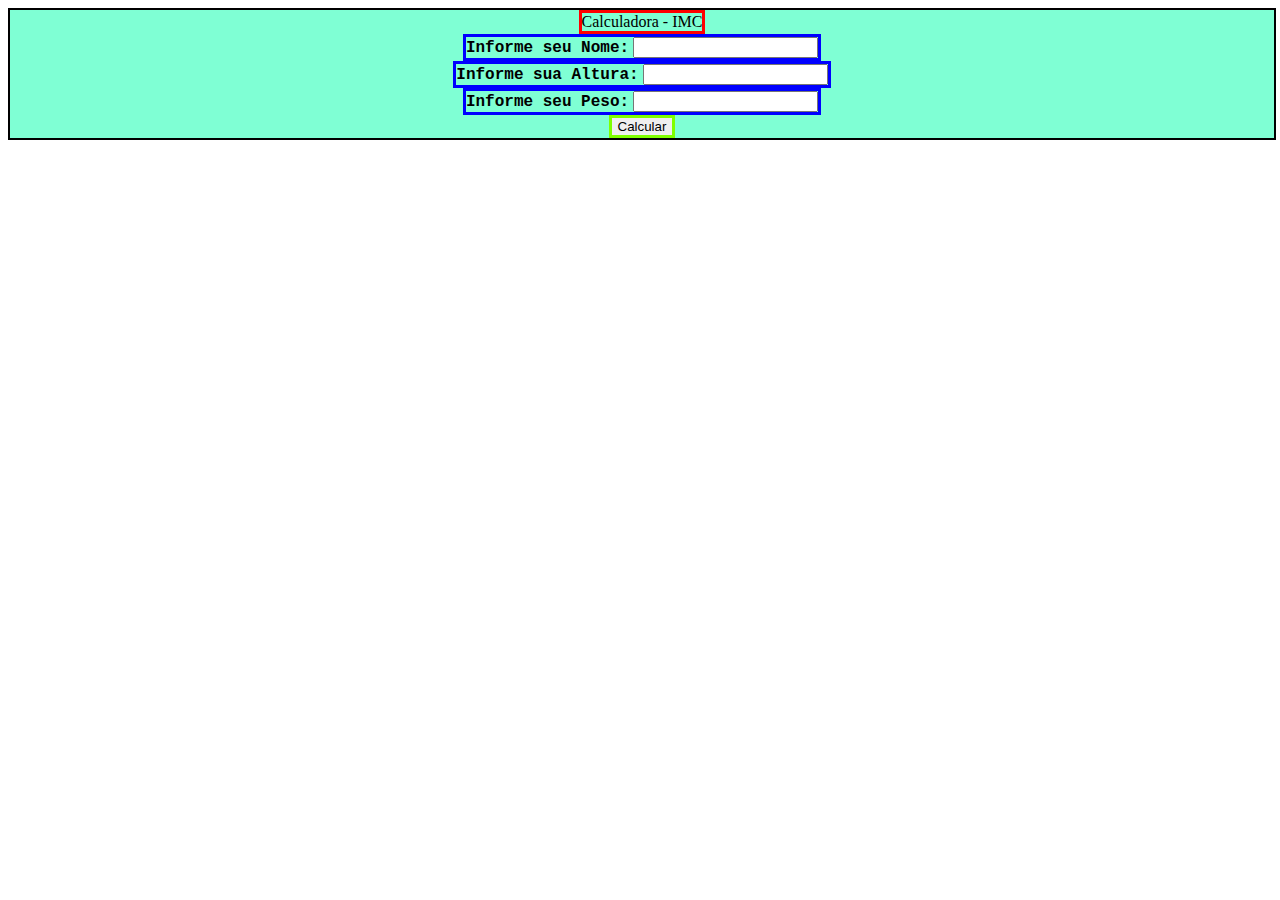
<file: calculadora IMC/index.html>
<!DOCTYPE html>
<html lang="pt-br">
<head>
    <meta charset="UTF-8">
    <meta http-equiv="X-UA-Compatible" content="IE=edge">
    <meta name="viewport" content="width=device-width, initial-scale=1.0">
    <title>Calculadora IMC</title>
    <script src="script.js"></script>
    <link rel="stylesheet" href="style.css">
</head>
<body>
    <main>
        <div class="container">
            <div class="titulo"> Calculadora - IMC</div>
            <div class="input">
                <label>Informe seu Nome:</label>
                <input type="text" id="nome">
            </div>
            <div class="input">
                <label>Informe sua Altura:</label>
                <input type="number" id="altura">
            </div>
            <div class="input">
                <label>Informe seu Peso:</label>
                <input type="number" id="peso">
            </div>
            <button id="calcular">Calcular</button>

            <div class="result" id="resultado"></div>
        </div>
    </main>
</body>
</html>
</file>
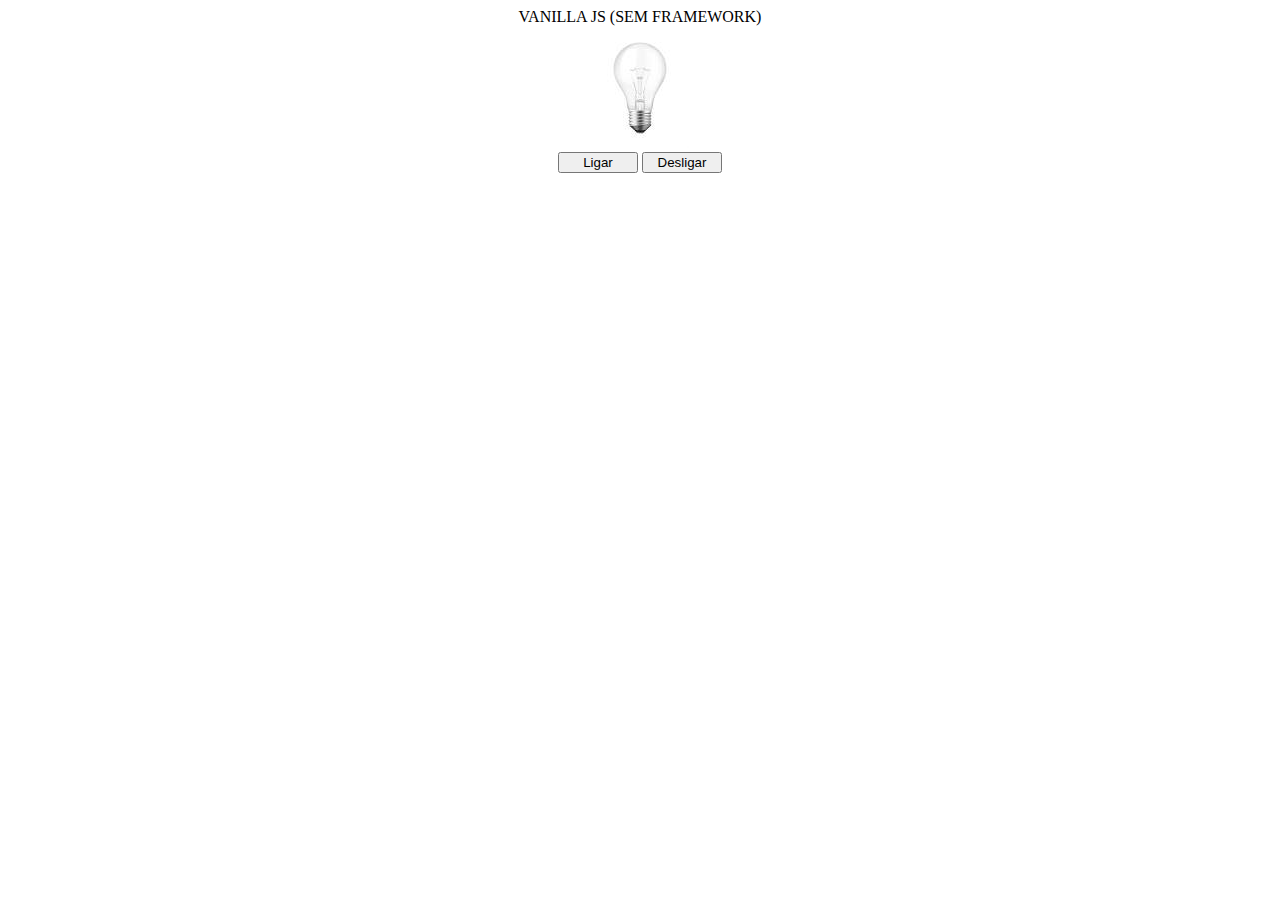
<file: lampada/index.html>
<!DOCTYPE html>
<html lang="pt-br">
<head>
    <meta charset="UTF-8">
    <meta http-equiv="X-UA-Compatible" content="IE=edge">
    <meta name="viewport" content="width=device-width, initial-scale=1.0">
    <title>Brilha mulke</title>
    <link rel="stylesheet" href="style.css">
</head>
<body>
    <main>
        <header>VANILLA JS (SEM FRAMEWORK)</header>
        <div>
            <img src="img/desligada3.jfif" alt="lampada" id="lamp">
        </div>
        <div>
            <button id="turnOn">Ligar</button>
            <button id="turnOff">Desligar</button>
        </div>
    </main>
    <script src="./lampada.js"></script>
</body>
</html>
</file>
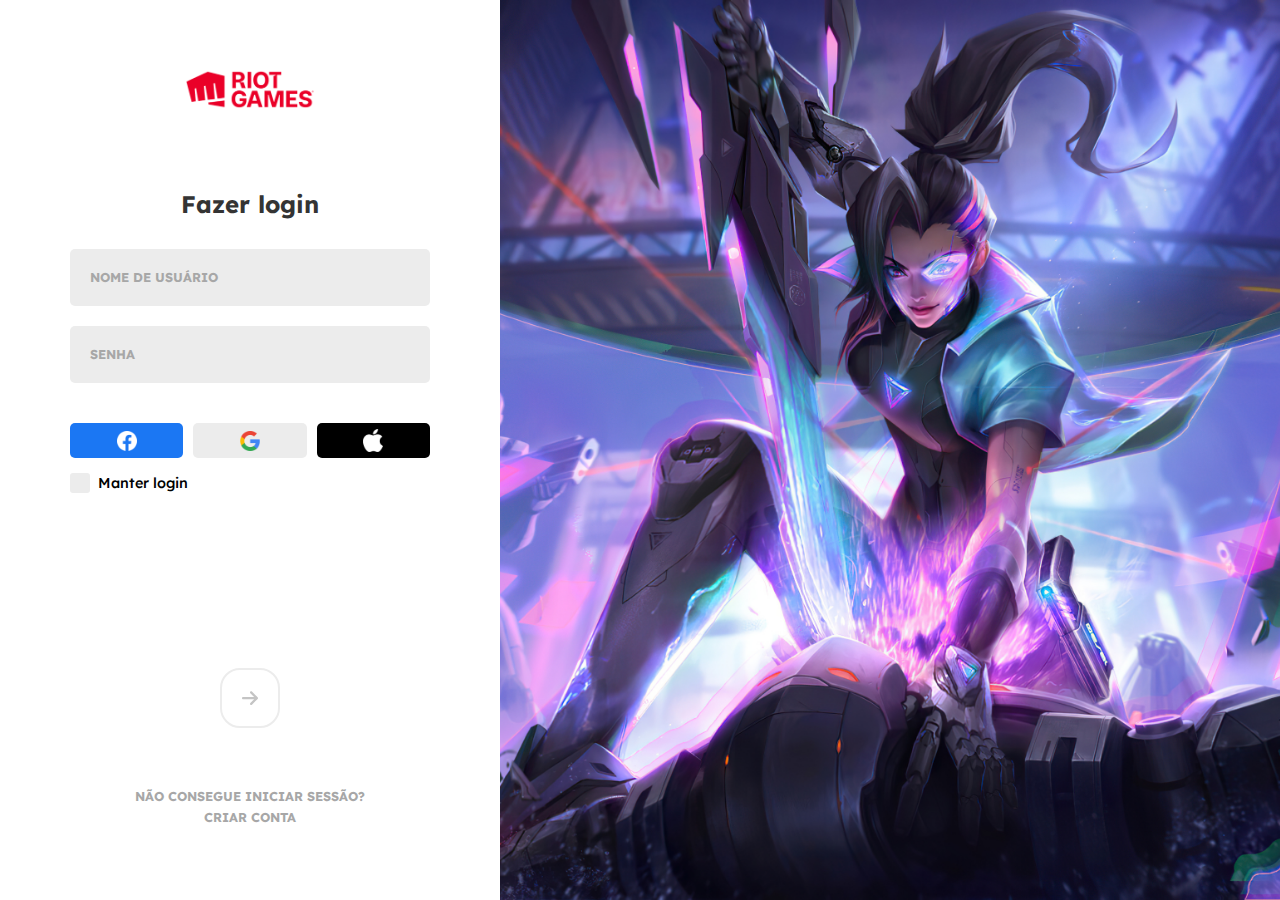
<file: Projeto Client LOL/index.html>
<!DOCTYPE html>
<html lang="pt-br">
<head>
    <meta charset="UTF-8">
    <meta http-equiv="X-UA-Compatible" content="IE=edge">
    <meta name="viewport" content="width=device-width, initial-scale=1.0">
    <title>Client LOL</title>
    <script src="script.js" defer></script> <!--Defer faz a diferença, pois ele “adia” algo, que no caso se refere a execução do script.-->
    <link rel="stylesheet" href="style.css">
    <link rel="shortcut icon" href="favicon.ico" type="image/x-icon">
</head>
<body>
    <main>
        <section class="login">
    
          <div class="wrapper">
            <img src="extras/logo.png" class="login__logo">
    
            <h1 class="login__title">Fazer login</h1>
        
            <label class="login__label">               <!--Label é como uma legenda-->
              <span>nome de usuário</span>
              <input type="text" name="username" class="input">
            </label>
      
            <label class="login__label">
              <span>senha</span>
              <input type="password" name="password" class="input">
            </label>
      
            <div class="login__icons">
              <button type="button" class="icons__button">
                <img src="extras/facebook-icon.png" alt="facebok">
              </button>
      
              <button type="button" class="icons__button">
                <img src="extras/google-icon.png" alt="Google">
              </button>
      
              <button type="button" class="icons__button">
                <img src="extras/apple-icon.png" alt="Apple">
              </button>
            </div>
      
            <label class="login__label--checkbox">
              <input type="checkbox" class="input--checkbox">
              Manter login
            </label>
          </div>
    
          <div class="wrapper">
            <button type="button" class="login__button" disabled>
              <svg xmlns="http://www.w3.org/2000/svg" viewBox="0 0 448 512">
                <path d="M438.6 278.6l-160 160C272.4 444.9 264.2 448 256 448s-16.38-3.125-22.62-9.375c-12.5-12.5-12.5-32.75 0-45.25L338.8 288H32C14.33 288 .0016 273.7 .0016 256S14.33 224 32 224h306.8l-105.4-105.4c-12.5-12.5-12.5-32.75 0-45.25s32.75-12.5 45.25 0l160 160C451.1 245.9 451.1 266.1 438.6 278.6z"/>
              </svg>
            </button>
      
            <a href="#" class="login__link">não consegue iniciar sessão?</a>
            <a href="#" class="login__link">criar conta</a>
          </div>
    
        </section>
    
        <section class="wallpaper"></section>
      </main>
    
</body>
</html>
</file>
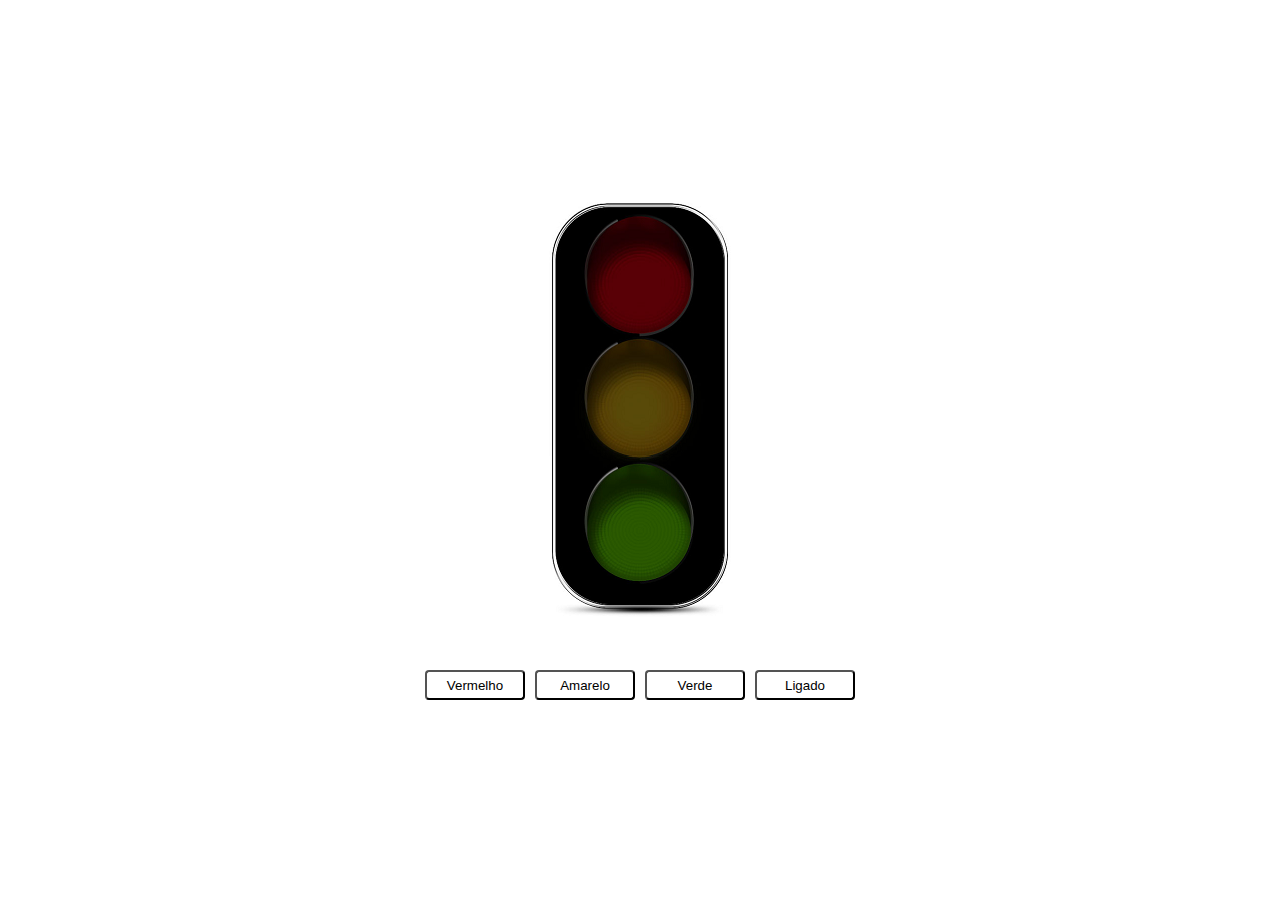
<file: Semaforo/index.html>
<!DOCTYPE html>
<html lang="pt-br">
<head>
    <meta charset="UTF-8">
    <meta http-equiv="X-UA-Compatible" content="IE=edge">
    <meta name="viewport" content="width=device-width, initial-scale=1.0">
    <title>Semaforo</title>
    <link rel="stylesheet" href="style.css">
</head>
<body>
    <main>
        <div class="container">
            <img src="img/desligado.png" alt="" id="img">
            
        </div>
        <div id="buttons">
            <button id="red" class="button">Vermelho</button>
            <button id="yellow" class="button">Amarelo</button>
            <button id="green" class="button">Verde</button>
            <button id="automatico" class="button">Ligado</button>
        </div>
    </main> 

    <script src="script.js"></script>
</body>
</html>
</file>
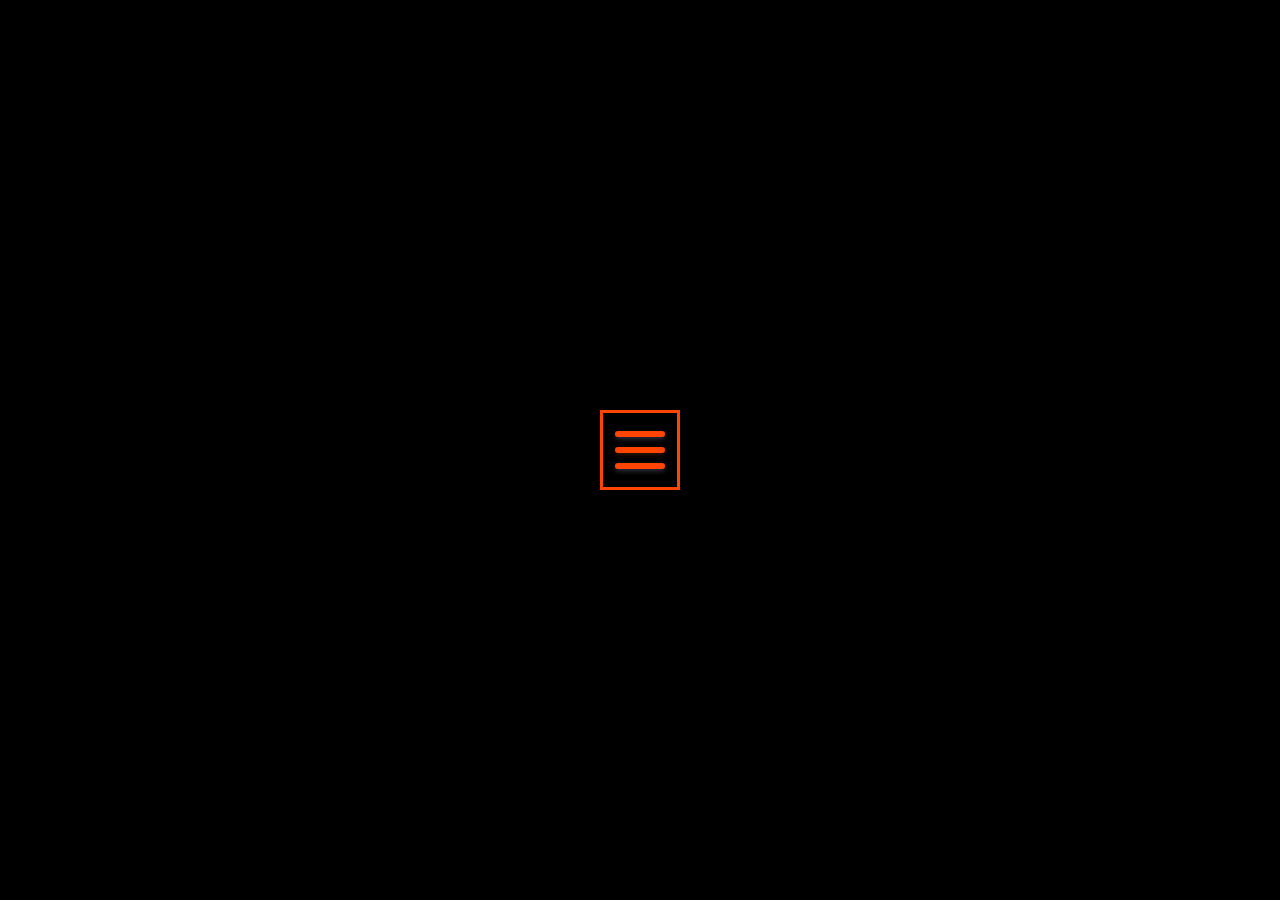
<file: animação hamburger/animação hamburger.html>
<!DOCTYPE html>
<html lang="pt-br">
<head>
    <meta charset="UTF-8">
    <meta http-equiv="X-UA-Compatible" content="IE=edge">
    <meta name="viewport" content="width=device-width, initial-scale=1.0">
    <title>Document</title>
    <link rel="stylesheet" href="style1.css">
    
</head>
<body>
    <div class="menu-btn">
      <div class="menu-btn__burger"></div>
    </div>
    <script src="hamb.js"></script>
</body>
</html>
</file>
<file: calculadora IMC/style.css>
.container {
    width: 100%;
    height: 100%;
    display: flex;
    flex-direction: column;
    align-items: center;
    justify-content: center;
    border: 2px solid black;
    background-color: aquamarine;
}

.titulo {
    border: 3px solid red;
}

.input {
    border: 3px solid blue;
}

label {
    font-family: 'Courier New', Courier, monospace;
    font-size: medium;
    font-weight: bolder;
}

button {
    border: 3px solid chartreuse;
}

.result {
    background-color: crimson;
}
</file>
<file: lampada/style.css>
header, main {
    display: flex;
    flex-direction: column;
    align-items: center;
    justify-content: center;
}

button{
    width: 80px;
}
</file>
<file: Projeto Client LOL/style.css>
@import url('https://fonts.googleapis.com/css2?family=Lexend+Deca:wght@300;400;500;600;700&display=swap');

* {
  margin: 0;
  padding: 0;
  box-sizing: border-box;
  font-family: 'Lexend Deca', sans-serif;
}

:root {
  --white: #FFF;
  --whitesmoke: #F9F9F9;
  --light-grey: #ECECEC;
  --grey: #C4C4C4;
  --medium-grey: #A7A7A7;
  --deep-grey: #343434;
  --black: #000000;
  --blue: #1B77F3;
  --red: #CF3C3F;
}

main {
  display: flex;
}

.login {
  display: flex;
  flex-direction: column;
  align-items: center;
  justify-content: space-between;
  width: 100%;
  max-width: 500px;
  min-height: 100vh;
  padding: clamp(35px, 8%, 70px);
}

.wrapper {
  width: 100%;
  display: flex;
  flex-direction: column;
  align-items: center;
  justify-content: center;
}

.login__logo {
  width: 130px;
  margin-bottom: 80px;
}

.login__title {
  color: var(--deep-grey);
  font-size: 1.5em;
  margin-bottom: 30px;
}

.login__label {
  display: block;
  margin-bottom: 20px;
  width: 100%;
}

.input {
  width: 100%;
  background-color: var(--light-grey);
  border: 2px solid rgba(0, 0, 0, 0);
  border-radius: 5px;
  outline: none;
  font-size: 0.9em;
  padding: 25px 10px 10px;
  font-weight: 600;
  color: var(--deep-grey);
}

.login__label span {
  position: absolute;
  font-size: 0.8em;
  font-weight: 700;
  text-transform: uppercase;
  color: var(--medium-grey);
  margin: 20px;
  cursor: text;
  transition: all 200ms ease;
}

.input:focus {
  background-color: var(--whitesmoke);
  border: 2px solid var(--deep-grey);
}

.login__label .span-active {
  font-size: 0.7em;
  margin: 8px 10px;
}

.login__icons {
  display: flex;
  gap: 10px;
  width: 100%;
  margin-top: 20px;
}

.login__icons img {
  width: 20px;
}

.icons__button {
  width: 33.33%;
  display: flex;
  align-items: center;
  justify-content: center;
  height: 35px;
  border-radius: 5px;
  cursor: pointer;
  border: none;
}

.login__icons .icons__button:nth-child(1) {
  background-color: var(--blue);
}

.login__icons .icons__button:nth-child(2) {
  background-color: var(--light-grey);
}

.login__icons .icons__button:nth-child(3) {
  background-color: var(--black);
}

.login__label--checkbox {
  width: 100%;
  margin: 15px 0 50px;
  font-size: 0.9em;
  font-weight: 500;
  display: flex;
  align-items: center;
}

.input--checkbox {
  appearance: none;
  width: 20px;
  height: 20px;
  background-color: var(--light-grey);
  margin-right: 8px;
  border-radius: 3px;
}

.input--checkbox:checked {
  background-color: var(--red);
}

.input--checkbox:checked::after {
  content: "";
  display: block;
  width: 5px;
  height: 10px;
  border: 3px solid white;
  border-width: 0 3px 3px 0;
  transform: rotate(45deg);
  margin: 2px 6px;
}

.login__button {
  width: 60px;
  height: 60px;
  padding: 20px;
  display: flex;
  align-items: center;
  justify-content: center;
  background-color: var(--red);
  border-radius: 20px;
  border: none;
  cursor: pointer;
  margin-bottom: 60px;
}

.login__button svg {
  fill: white;
}

.login__button:disabled {
  cursor: auto;
  background-color: white;
  border: 2px solid var(--light-grey);
}

.login__button:disabled svg {
  fill: var(--grey)
}

.login__link {
  font-size: 0.8em;
  text-decoration: none;
  color: var(--medium-grey);
  text-transform: uppercase;
  margin-bottom: 5px;
  font-weight: 700;
}

.wallpaper {
  width: 100%;
  background-image: url('extras/wallpaper.jpg');
  background-size: cover;
  background-position: center;
  flex: 1;
}
</file>
<file: Semaforo/style.css>
*{
    margin: 0;
    padding: 0;
    box-sizing: border-box;
}

main {
    display: flex;
    height: 100vh;
    flex-direction: column;
    align-items: center;
    justify-content: center;
    gap: 5vh;
}
.button {
    height: 30px;
    width: 100px;
    border-radius: 4px;
    background-color: white;
    margin: 3px;
}

.button:hover {
    background-color: darkslategrey;
}
</file>
<file: animação hamburger/style1.css>
* {
  margin: 0;
  padding: 0;
  box-sizing: border-box;
}
body {
  background: black;
  display: flex;
  justify-content: center;
  align-items: center;
  min-height: 100vh;
}
.menu-btn {
  position: relative;
  display: flex;
  justify-content: center;
  align-items: center;
  width: 80px;
  height: 80px;
  cursor: pointer;
  transition: all .5s ease-in-out;
  border: 3px solid orangered;  /* borda da caixa */
}
.menu-btn__burger {
  width: 50px;
  height: 6px;
  background: orangered;
  border-radius: 5px;
  box-shadow: 0 2px 5px rgba(255,101,47,.2);
  transition: all .5s ease-in-out;
}
.menu-btn__burger::before,
.menu-btn__burger::after {
  content: '';
  position: absolute;
  width: 50px;
  height: 6px;
  background: orangered;
  border-radius: 5px;
  box-shadow: 0 2px 5px rgba(151, 151, 207, 0.336);
  transition: all .5s ease-in-out;
}
.menu-btn__burger::before {
  transform: translateY(-16px);
}
.menu-btn__burger::after {
  transform: translateY(16px);
}
/* ANIMATION */
.menu-btn.open .menu-btn__burger {
  transform: translateX(-50px);
  background: transparent;
  box-shadow: none;
}
.menu-btn.open .menu-btn__burger::before {
  transform: rotate(45deg) translate(35px, -35px);
}
.menu-btn.open .menu-btn__burger::after {
  transform: rotate(-45deg) translate(35px, 35px);
}
</file>
